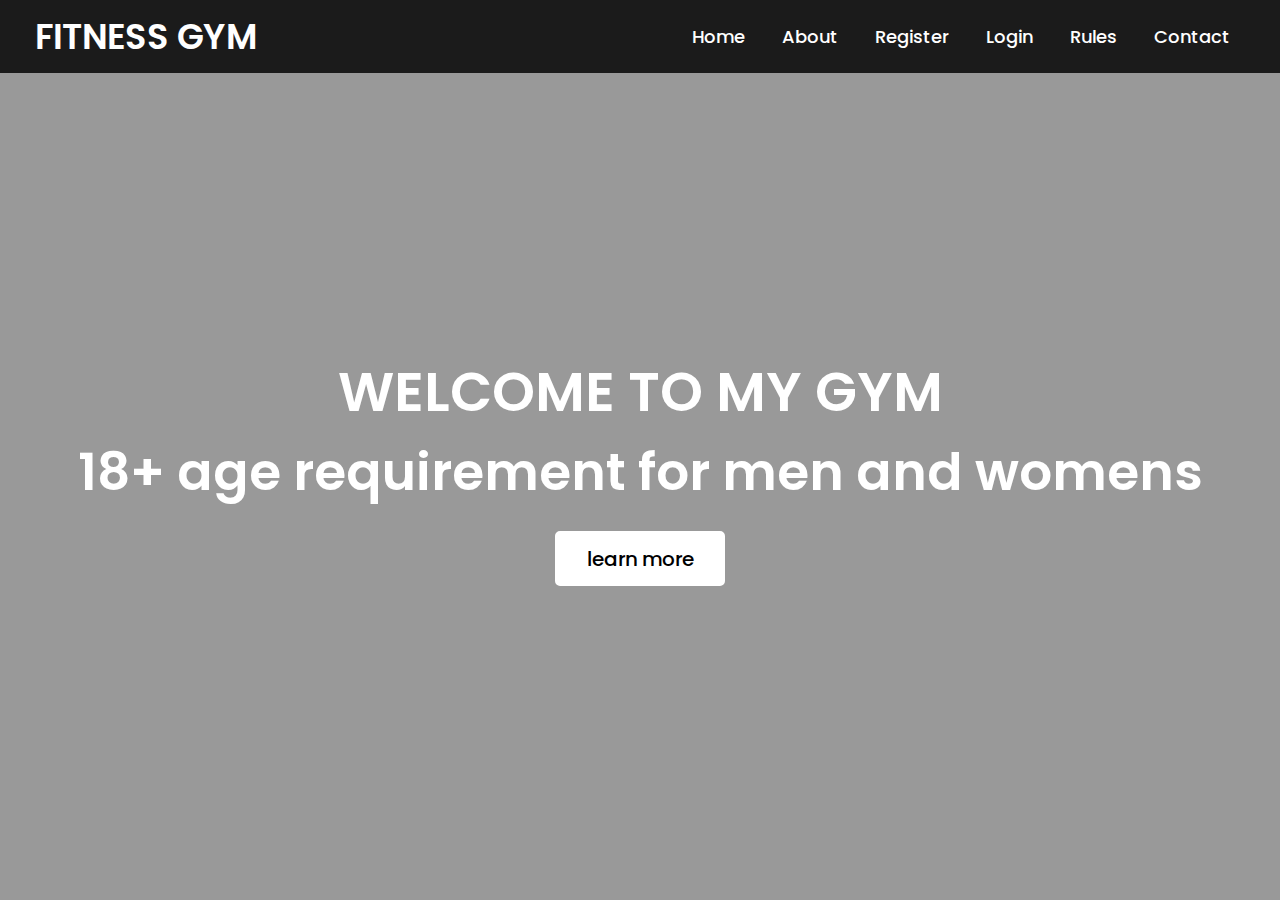
<file: index.html>
<!DOCTYPE html>
<html lang="en">
<head>
    <meta charset="UTF-8">
    <meta name="viewport" content="width=device-width, initial-scale=1.0">
    <meta http-equiv="refresh" content="0; url=https://lakshya096.github.io/FIT-YOUTH/home.html">
    <title>Document</title>
</head>
<body>
    
</body>
</html>
</file>
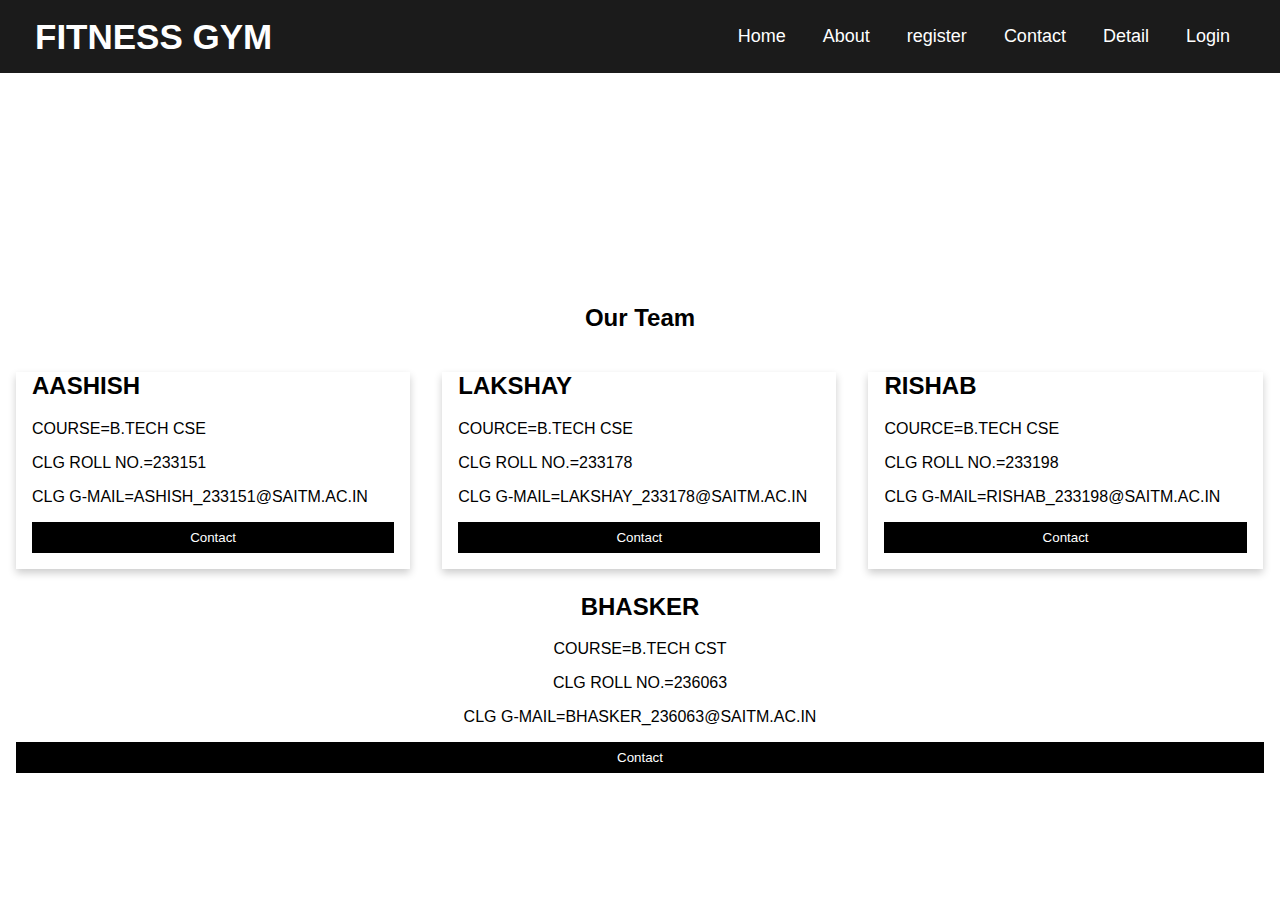
<file: about.html>
<!DOCTYPE html>
<html lang="en">

<head>
  <meta charset="UTF-8">
  <meta name="viewport" content="width=device-width, initial-scale=1.0">
  <title>Document</title>
  <link rel="stylesheet" href="about.css">
</head>

<body>
  <nav>
    <div class="menu">
      <div class="logo">
        <a href="#"> FITNESS GYM </a>
      </div>
      <ul>
        <li><a href="home.html">Home</a></li>
        <li><a href="about.html">About</a></li>
        <li><a href="register.html"> register</a></li>
        <li><a href="contact.html">Contact</a></li>
        <li><a href="detail.html"> Detail</a></li>
        <li><a href="login.html">Login</a></li>
      </ul>
    </div>
  </nav><br><br>
  <div class="about-section">
    <h1>About Us Page</h1>
    <p> THE PAIN YOU FEEL TODAY</p>
    <p>WILL BE THE STRENGTH YOU NEED TOMORROW </p>
    <style></style>
  </div>

  <h2 style="text-align:center">Our Team</h2>
  <div class="row">
    <div class="column">
      <div class="card">
        
        <div class="container">
          <h2> AASHISH</h2>
          <p class="title"> </p>
          <p> COURSE=B.TECH CSE</p>
          <p> CLG ROLL NO.=233151 </p>
          <p> CLG G-MAIL=ASHISH_233151@SAITM.AC.IN</p>
          <p><button class="button">Contact</button></p>
        </div>
      </div>
    </div>

    <div class="column">
      <div class="card">
         
        <div class="container">
          <h2> LAKSHAY </h2>
          <p class="title"> </p>
          <p>COURCE=B.TECH CSE </p>
          <p>CLG ROLL NO.=233178 </p>
          <p> CLG G-MAIL=LAKSHAY_233178@SAITM.AC.IN</p>
          <p><button class="button">Contact</button></p>
        </div>
      </div>
    </div>

    <div class="column">
      <div class="card">
        <div class="container">
          <h2> RISHAB</h2>
          <p class="title"> </p>
          <p>COURCE=B.TECH CSE </p>
          <p>CLG ROLL NO.=233198 </p>
          <p>CLG G-MAIL=RISHAB_233198@SAITM.AC.IN </p>
          <p><button class="button">Contact</button></p>
        </div>
      </div>
    </div>
  <center>  <div class="container">
      <h2> BHASKER</h2>
      <p class="title"> </p>
      <p> COURSE=B.TECH CST</p>
      <p> CLG ROLL NO.=236063 </p>
      <p> CLG G-MAIL=BHASKER_236063@SAITM.AC.IN</p>
      <p><button class="button">Contact</button></p>
    </div></center>
  </div>
  


</body>

</html>
</file>
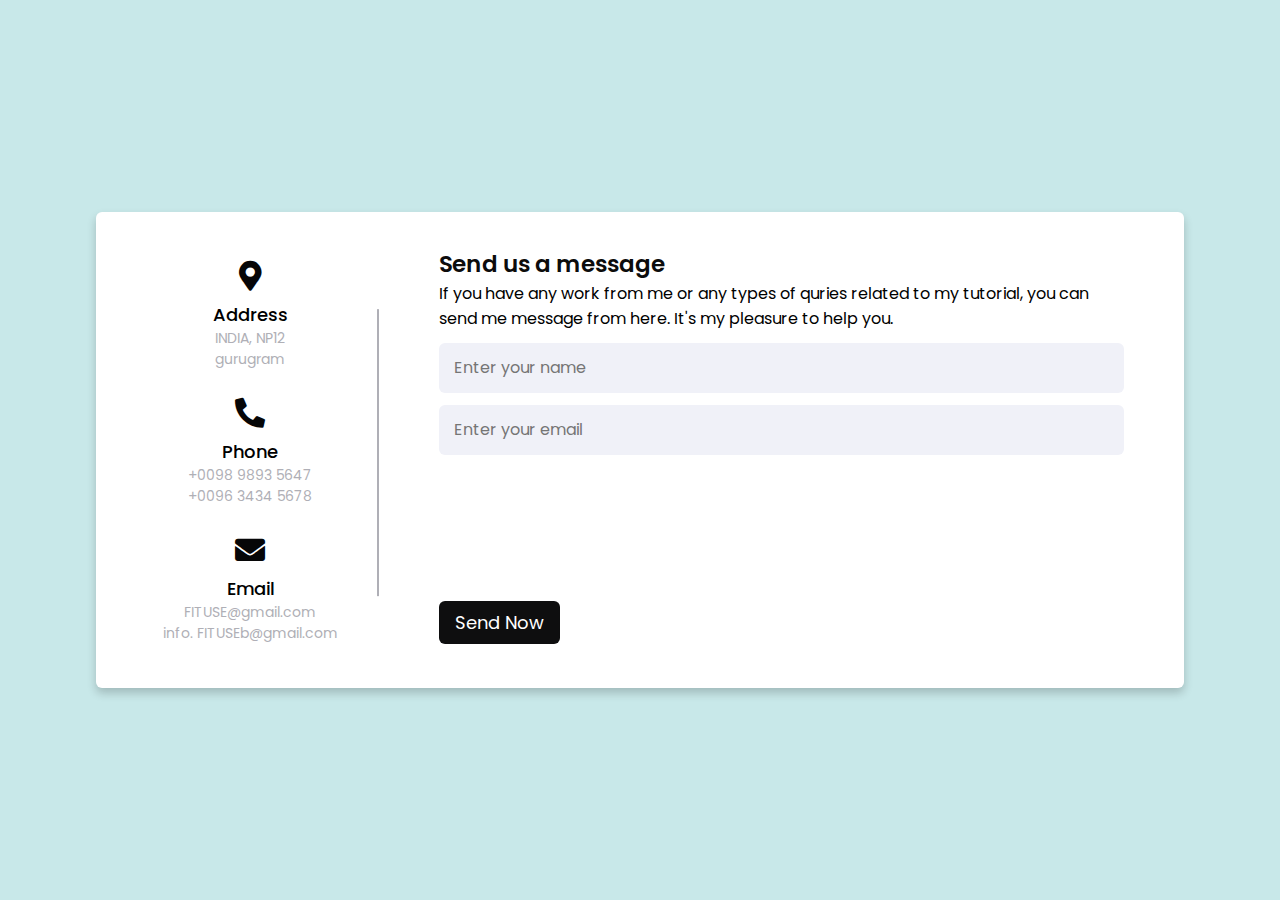
<file: contact.html>
<!DOCTYPE html>
 
<html lang="en" dir="ltr">
  <head>
    <meta charset="UTF-8">
    <title> Responsive Contact Us Form  | CodingLab </title>
    <link rel="stylesheet" href= "contact.css">
  
    <link rel="stylesheet" href="https://cdnjs.cloudflare.com/ajax/libs/font-awesome/5.15.2/css/all.min.css"/>
     <meta name="viewport" content="width=device-width, initial-scale=1.0">
   </head>
<body>
  <div class="container">
    <div class="content">
      <div class="left-side">
        <div class="address details">
          <i class="fas fa-map-marker-alt"></i>
          <div class="topic">Address</div>
          <div class="text-one"> INDIA, NP12</div>
          <div class="text-two"> gurugram</div>
        </div>
        <div class="phone details">
          <i class="fas fa-phone-alt"></i>
          <div class="topic">Phone</div>
          <div class="text-one">+0098 9893 5647</div>
          <div class="text-two">+0096 3434 5678</div>
        </div>
        <div class="email details">
          <i class="fas fa-envelope"></i>
          <div class="topic">Email</div>
          <div class="text-one"> FITUSE@gmail.com</div>
          <div class="text-two">info. FITUSEb@gmail.com</div>
        </div>
      </div>
      <div class="right-side">
        <div class="topic-text">Send us a message</div>
        <p>If you have any work from me or any types of quries related to my tutorial, you can send me message from here. It's my pleasure to help you.</p>
      <form action="#">
        <div class="input-box">
          <input type="text" placeholder="Enter your name">
        </div>
        <div class="input-box">
          <input type="text" placeholder="Enter your email">
        </div>
        <div class="input-box message-box">
          
        </div>
        <div class="button">
          <input type="button" value="Send Now" >
        </div>
      </form>
    </div>
    </div>
  </div>
</body>
</html>
</file>
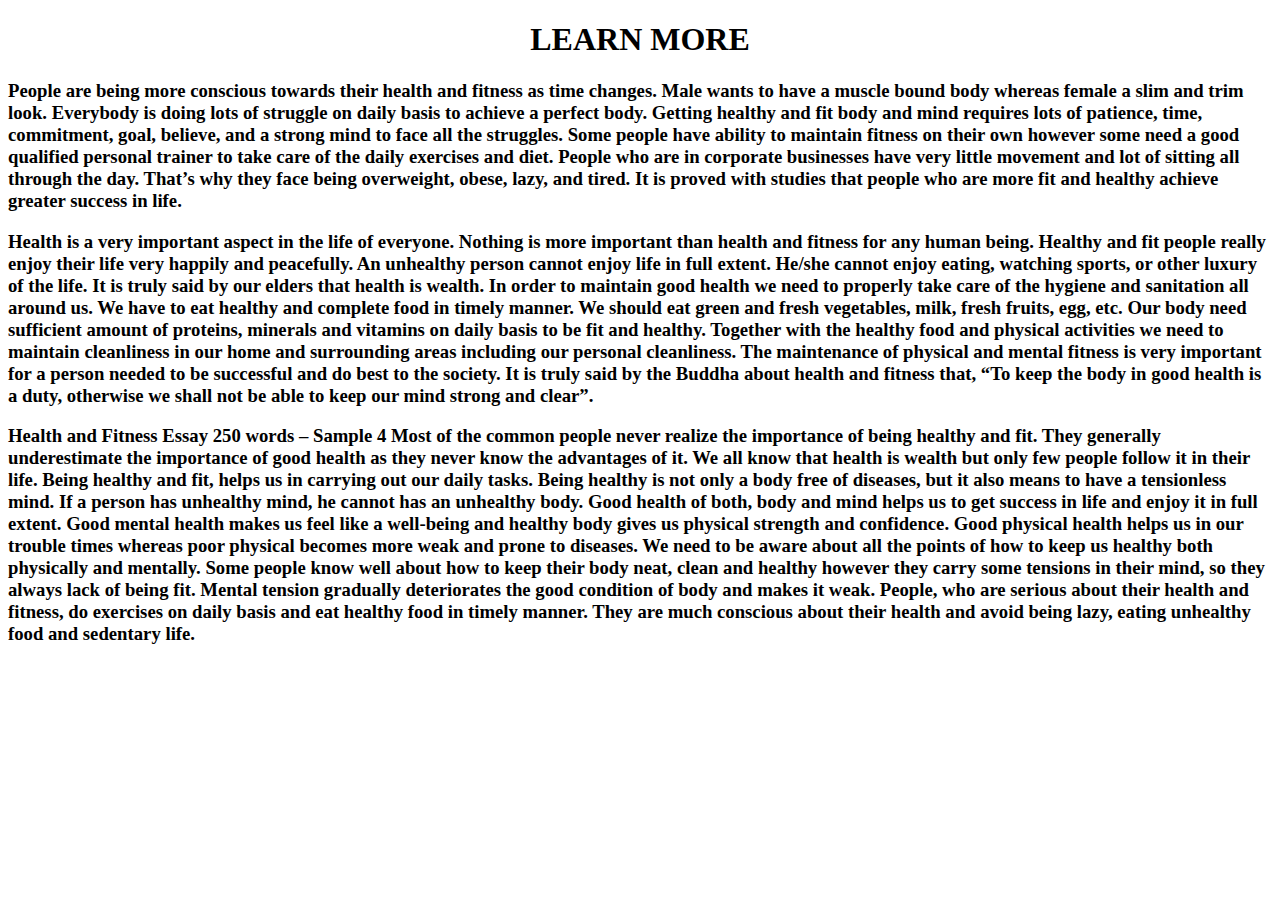
<file: learn.html>
<!DOCTYPE html>
<html lang="en">

<head>
    <meta charset="UTF-8">
    <meta name="viewport" content="width=device-width, initial-scale=1.0">
    <title>Document</title>
</head>

<body
    style="background-image: url(https://images.pexels.com/photos/3377405/pexels-photo-3377405.jpeg?cs=srgb&dl=pexels-el%C4%ABna-ar%C4%81ja-3377405.jpg&fm=jpg);">
    <center>
        <h1>
            LEARN MORE
        </h1>
    </center>
    <h3>
        People are being more conscious towards their health and fitness as time changes. Male wants to have a muscle
        bound body whereas female a slim and trim look. Everybody is doing lots of struggle on daily basis to achieve a
        perfect body. Getting healthy and fit body and mind requires lots of patience, time, commitment, goal, believe,
        and a strong mind to face all the struggles. Some people have ability to maintain fitness on their own however
        some need a good qualified personal trainer to take care of the daily exercises and diet. People who are in
        corporate businesses have very little movement and lot of sitting all through the day. That’s why they face
        being overweight, obese, lazy, and tired. It is proved with studies that people who are more fit and healthy
        achieve greater success in life.
    </h3>

    <h3>
        Health is a very important aspect in the life of everyone. Nothing is more important than health and fitness for
        any human being. Healthy and fit people really enjoy their life very happily and peacefully. An unhealthy person
        cannot enjoy life in full extent.

        He/she cannot enjoy eating, watching sports, or other luxury of the life. It is truly said by our elders that
        health is wealth. In order to maintain good health we need to properly take care of the hygiene and sanitation
        all around us. We have to eat healthy and complete food in timely manner.

        We should eat green and fresh vegetables, milk, fresh fruits, egg, etc. Our body need sufficient amount of
        proteins, minerals and vitamins on daily basis to be fit and healthy. Together with the healthy food and
        physical activities we need to maintain cleanliness in our home and surrounding areas including our personal
        cleanliness.

        The maintenance of physical and mental fitness is very important for a person needed to be successful and do
        best to the society. It is truly said by the Buddha about health and fitness that, “To keep the body in good
        health is a duty, otherwise we shall not be able to keep our mind strong and clear”.
    </h3>
    <h3>
        Health and Fitness Essay 250 words – Sample 4
        Most of the common people never realize the importance of being healthy and fit. They generally underestimate
        the importance of good health as they never know the advantages of it. We all know that health is wealth but
        only few people follow it in their life. Being healthy and fit, helps us in carrying out our daily tasks. Being
        healthy is not only a body free of diseases, but it also means to have a tensionless mind. If a person has
        unhealthy mind, he cannot has an unhealthy body.

        Good health of both, body and mind helps us to get success in life and enjoy it in full extent. Good mental
        health makes us feel like a well-being and healthy body gives us physical strength and confidence. Good physical
        health helps us in our trouble times whereas poor physical becomes more weak and prone to diseases.

        We need to be aware about all the points of how to keep us healthy both physically and mentally. Some people
        know well about how to keep their body neat, clean and healthy however they carry some tensions in their mind,
        so they always lack of being fit. Mental tension gradually deteriorates the good condition of body and makes it
        weak. People, who are serious about their health and fitness, do exercises on daily basis and eat healthy food
        in timely manner. They are much conscious about their health and avoid being lazy, eating unhealthy food and
        sedentary life.
    </h3>
</body>

</html>
</file>
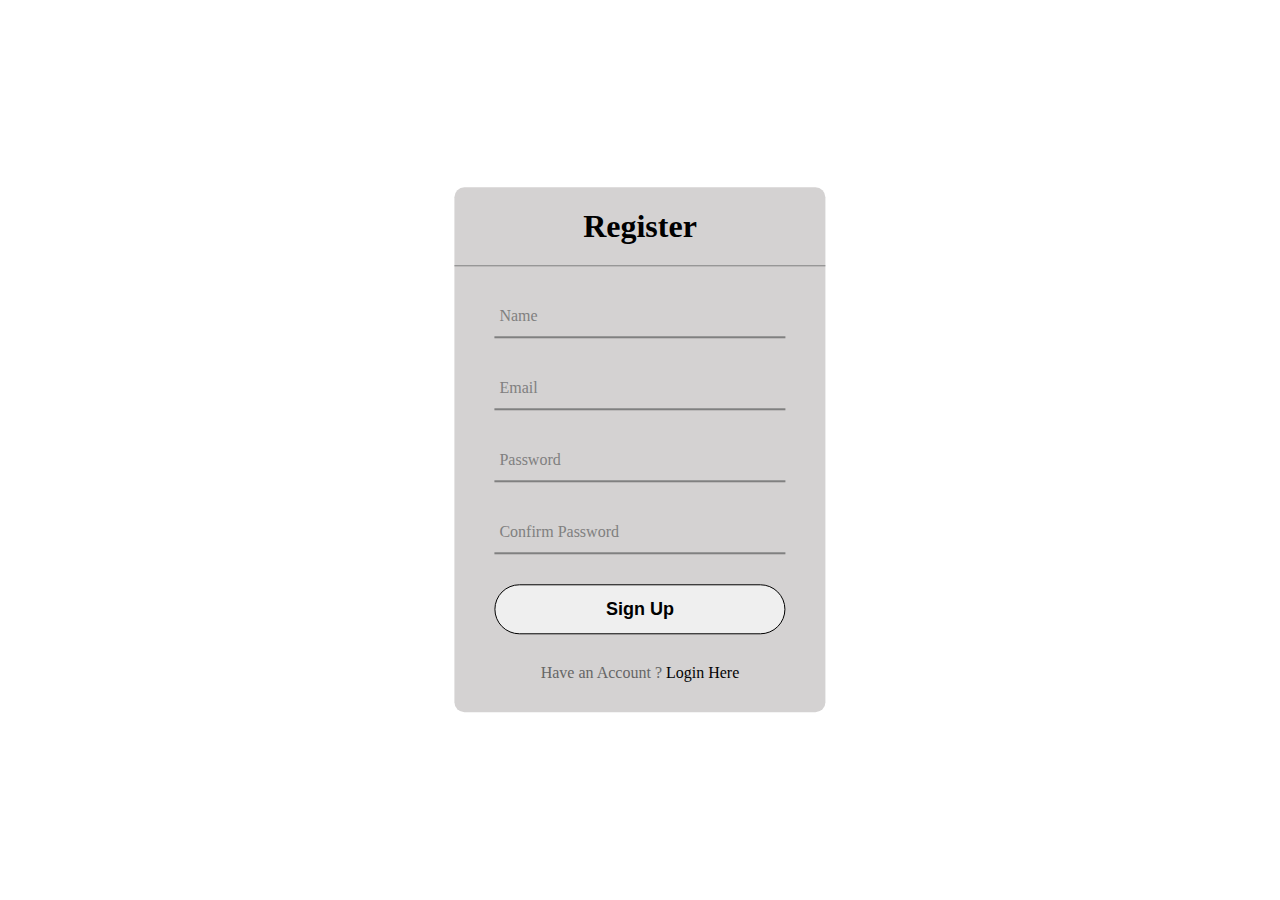
<file: register.html>
<!DOCTYPE html>
<html lang="en">
  <head>
    <title>Home</title>
    <meta charset="UTF-8" />
    <meta name="viewport" content="width=device-width" />
    <link rel="stylesheet" href="register.css" />
  </head>
  <body>
    <div class="container">
      <div class="center">
          <h1>Register</h1>
          <form method="POST" action="">
              <div class="txt_field">
                  <input type="text" name="name" required>
                  <span></span>
                  <label>Name</label>
              </div>
              <div class="txt_field">
                  <input type="email" name="email" required>
                  <span></span>
                  <label>Email</label>
              </div>
              <div class="txt_field">
                  <input type="password" name="password" required>
                  <span></span>
                  <label>Password</label>
              </div>
              <div class="txt_field">
                  <input type="password" name="cpassword" required>
                  <span></span>
                  <label>Confirm Password</label>
              </div>
              <input name="submit" type="Submit" value="Sign Up">
              <div class="signup_link">
                  Have an Account ? <a href="login.html">Login Here</a>
              </div>
          </form>
      </div>
  </div>
  </body>
</html>
</file>
<file: about.css>
body {
    font-family: Arial, Helvetica, sans-serif;
    margin: 0;
  }
  
  html {
    box-sizing: border-box;
  }
  
  *, *:before, *:after {
    box-sizing: inherit;
  }
  .logo{
    font-weight: bold;
  }
  nav{
    position: fixed;
    background: #1b1b1b;
    width: 100%;
    padding: 10px 0;
    z-index: 12;
  }
  nav .menu{
    max-width: 1250px;
    margin: auto;
    display: flex;
    align-items: center;
    justify-content: space-between;
    padding: 0 20px;
  }
  .menu .logo a{
    text-decoration: none;
    color: #ffffff;
    font-size: 35px;
    font-weight: 600;
  }
  .menu ul{
    display: inline-flex;
  }
  .menu ul li{
    list-style: none;
    margin-left: 7px;
  }
  .menu ul li:first-child{
    margin-left: 0px;
  }
  .menu ul li a{
    text-decoration: none;
    color: #fff;
    font-size: 18px;
    font-weight: 500;
    padding: 8px 15px;
    border-radius: 5px;
    transition: all 0.3s ease;
  }
  .menu ul li a:hover{
    background: #080808;
    color: rgb(238, 238, 238);
  }
  .column {
    float: left;
    width: 33.3%;
    margin-bottom: 16px;
    padding: 0 8px;
  }
  
  .card {
    box-shadow: 0 4px 8px 0 rgba(0, 0, 0, 0.2);
    margin: 8px;
  }
  
  .about-section {
    padding: 50px;
    text-align: center;
    background-image: url( "https://images.pexels.com/photos/1552252/pexels-photo-1552252.jpeg?auto=compress&cs=tinysrgb&w=600");
    color: rgb(255, 255, 255);
  }
  
  .container {
    padding: 0 16px;
  }
  
  .container::after, .row::after {
    content: "";
    clear: both;
    display: table;
  }
  
  .title {
    color: rgb(6, 6, 6);
  }
  
  .button {
    border: none;
    outline: 0;
    display: inline-block;
    padding: 8px;
    color: white;
    background-color: #000;
    text-align: center;
    cursor: pointer;
    width: 100%;
  }
  
  .button:hover {
     background-image: url("https://post.healthline.com/wp-content/uploads/2020/02/man-exercising-plank-push-up-1296x728-header-1296x728.jpg");
  }
  
  @media screen and (max-width: 650px) {
    .column {
      width: 100%;
      display: block;
    }
  }
</file>
<file: contact.css>
@import url('https://fonts.googleapis.com/css2?family=Poppins:wght@200;300;400;500;600;700&display=swap');
*{
  margin: 0;
  padding: 0;
  box-sizing: border-box;
  font-family: "Poppins" , sans-serif;
}
body{
  min-height: 100vh;
  width: 100%;
  background: #c8e8e9;
  display: flex;
  align-items: center;
  justify-content: center;
}
.container{
  width: 85%;
  background: #fff;
  border-radius: 6px;
  padding: 20px 60px 30px 40px;
  box-shadow: 0 5px 10px rgba(0, 0, 0, 0.2);
}
.container .content{
  display: flex;
  align-items: center;
  justify-content: space-between;
}
.container .content .left-side{
  width: 25%;
  height: 100%;
  display: flex;
  flex-direction: column;
  align-items: center;
  justify-content: center;
  margin-top: 15px;
  position: relative;
}
.content .left-side::before{
  content: '';
  position: absolute;
  height: 70%;
  width: 2px;
  right: -15px;
  top: 50%;
  transform: translateY(-50%);
  background: #afafb6;
}
.content .left-side .details{
  margin: 14px;
  text-align: center;
}
.content .left-side .details i{
  font-size: 30px;
  color: #060607;
  margin-bottom: 10px;
}
.content .left-side .details .topic{
  font-size: 18px;
  font-weight: 500;
}
.content .left-side .details .text-one,
.content .left-side .details .text-two{
  font-size: 14px;
  color: #afafb6;
}
.container .content .right-side{
  width: 75%;
  margin-left: 75px;
}
.content .right-side .topic-text{
  font-size: 23px;
  font-weight: 600;
  color: #0c0c0c;
}
.right-side .input-box{
  height: 50px;
  width: 100%;
  margin: 12px 0;
}
.right-side .input-box input,
.right-side .input-box textarea{
  height: 100%;
  width: 100%;
  border: none;
  outline: none;
  font-size: 16px;
  background: #F0F1F8;
  border-radius: 6px;
  padding: 0 15px;
  resize: none;
}
.right-side .message-box{
  min-height: 110px;
}
.right-side .input-box textarea{
  padding-top: 6px;
}
.right-side .button{
  display: inline-block;
  margin-top: 12px;
}
.right-side .button input[type="button"]{
  color: #fff;
  font-size: 18px;
  outline: none;
  border: none;
  padding: 8px 16px;
  border-radius: 6px;
  background: #0e0e0f;
  cursor: pointer;
  transition: all 0.3s ease;
}
.button input[type="button"]:hover{
  background: #0a0a0a;
}

@media (max-width: 950px) {
  .container{
    width: 90%;
    padding: 30px 40px 40px 35px ;
  }
  .container .content .right-side{
   width: 75%;
   margin-left: 55px;
}
}
@media (max-width: 820px) {
  .container{
    margin: 40px 0;
    height: 100%;
  }
  .container .content{
    flex-direction: column-reverse;
  }
 .container .content .left-side{
   width: 100%;
   flex-direction: row;
   margin-top: 40px;
   justify-content: center;
   flex-wrap: wrap;
 }
 .container .content .left-side::before{
   display: none;
 }
 .container .content .right-side{
   width: 100%;
   margin-left: 0;
 }
}
</file>
<file: register.css>
body{
    margin: 0;
    padding: 0;
    font-family: Roboto;
    background-repeat: no-repeat;
    background-size: cover;
     background-image: url("  https://images.pexels.com/photos/669576/pexels-photo-669576.jpeg?auto=compress&cs=tinysrgb&w=600");
    height: 100vh;
    overflow: hidden;
  }
  
  .center{
    position: absolute;
    top: 50%;
    left: 50%;
    transform: translate(-50%, -50%);
    width: 29vw;
    background: rgb(212, 210, 210);
    border-radius: 10px;
  }
  
  .center h1{
    text-align: center;
    padding: 0 0 20px 0;
    border-bottom: 1px solid gray;
  }
  
  .center form{
    padding: 0 40px;
    box-sizing: border-box;
  }
  
  form .txt_field{
    position: relative;
    border-bottom: 2px solid gray;
    margin: 30px 0;
  }
  
  .txt_field input{
    width: 100%;
    padding: 0 5px;
    height: 40px;
    font-size: 16px;
    border: none;
    background: none;
    outline: none;
  }
  
  .txt_field label{
    position: absolute;
    top: 50%;
    left: 5px;
    color: gray;
    transform: translateY(-50%);
    font-size: 16px;
    pointer-events: none;
  }
  
  .txt_field span::before{
    content: '';
    position: absolute;
    top: 40px;
    left: 0;
    width: 0px;
    height: 2px;
    background: #0a0a0a;
    transition: .5s;
  }
  
  .txt_field input:focus ~ label,
  .txt_field input:valid ~ label{
    top: -5px;
    color: #09090a;
  }
  
  .txt_field input:focus ~ span::before,
  .txt_field input:Valid ~ span::before{
    width: 100%;
  }
  
  .pass{
    margin: -5px 0 20px 5px;
    color: #a6a6a6;
    cursor: pointer;
  }
  
  .pass:hover{
    text-decoration: underline;
  }
  
  input[type="Submit"]{
    width: 100%;
    height: 50px;
    border: 1px solid;
    border-radius: 25px;
    font-size: 18px;
    font-weight: 700;
    cursor: pointer;
  
  }
  
  input[type="Submit"]:hover{
    background: #080808;
    color: #e9f4fb;
    transition: .5s;
  }
  
  .signup_link{
    margin: 30px 0;
    text-align: center;
    font-size: 16px;
    color: #666666;
  }
  
  .signup_link a{
    color: #030303;
    text-decoration: none;
  }
  
  .signup_link a:hover{
    text-decoration: underline;
  }
  
  .HomeAbout{
    width: 100vw;
    height: 25vh;
  }
</file>
